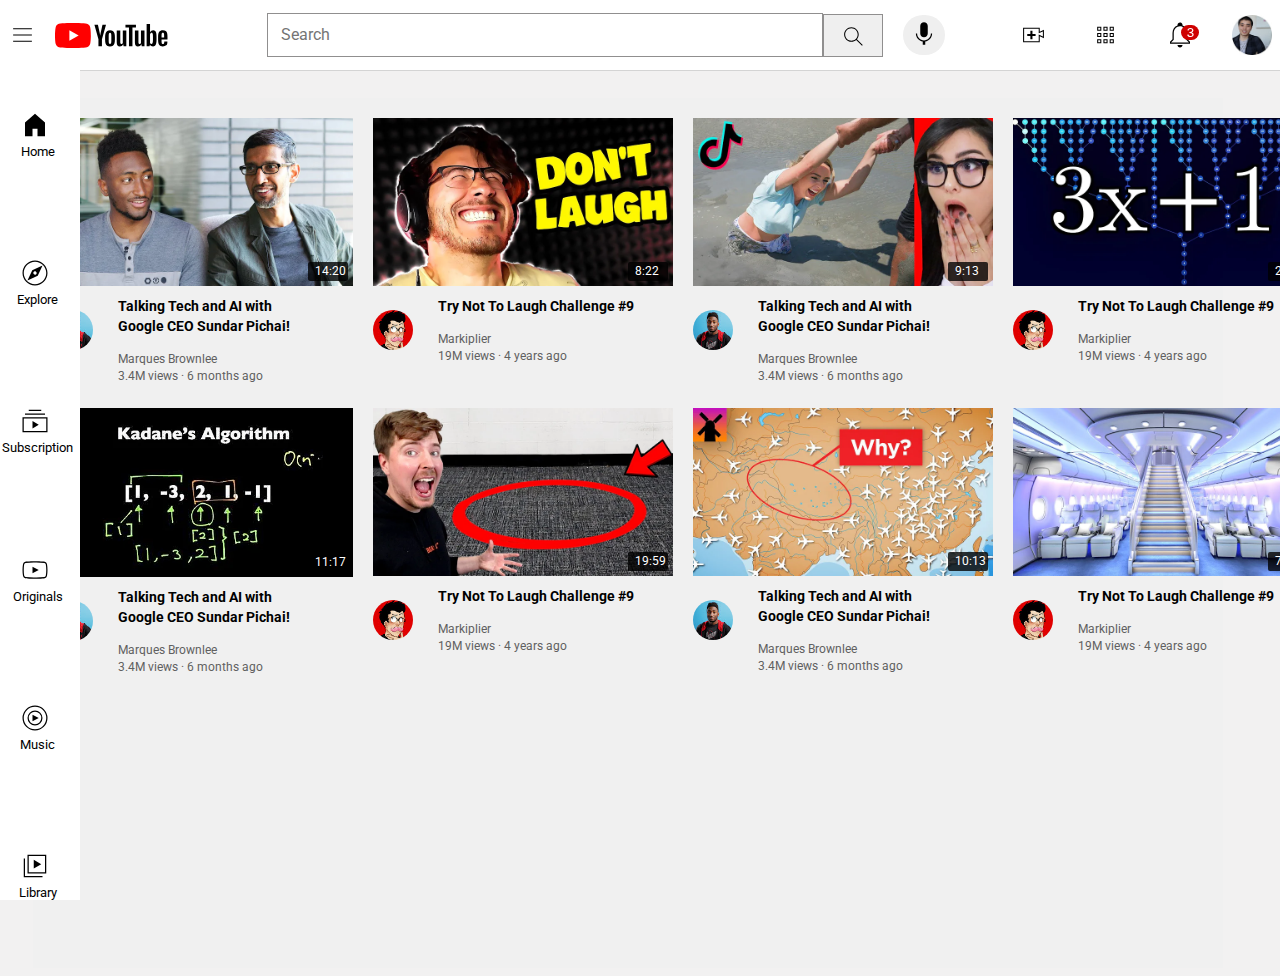
<file: index.html>
<!DOCTYPE html>
<html>
 <head>
  <title>You Tube. Clone</title>
  <link rel="preconnect" href="https://fonts.googleapis.com">
  <link rel="preconnect" href="https://fonts.gstatic.com" crossorigin>
  <link href="https://fonts.googleapis.com/css2?family=Roboto:ital,wght@0,100..900;1,100..900&display=swap" rel="stylesheet">
  
  <link rel="stylesheet" href="general.css">
  <link rel="stylesheet" href="viedo.css">
  <link rel="stylesheet" href="header.css">
 </head>
 <body>

  <div class="header">
    <div class="left-section">
      <img class="home-page" src="youtube header/hamburger-menu.svg">
      <img class="you-tube-logo" src="youtube header/youtube-logo.svg">
    
    </div>
    <div class="middle-section">
      <input  class=" search-box" type="text" placeholder="Search">
      <button class="search-logo">
        <img class="search-logo-1" src="youtube header/search.svg">
            <div class="search">Search</div>
      </button>
       <button class="vioce-button-1">
        <img class="vioce-button" src="youtube header/voice-search-icon.svg">
      <div  class="vioce-hover" >Vioce search</div> 
      </button>
    </div>
    <div class="right-section">
     <button class="tools-3">
      <img class="tools" src="youtube header/upload.svg">
      <div class="cre">create</div>
     </button> 
     <button class="tools-3">
       <img class="tools" src="youtube header/youtube-apps.svg">
       <div class="cre">Apps</div>
     </button>
     <button class="tools-3">
    <div class="tools-2">
         <img  src="youtube header/notifications.svg">
      <div class="notification"> 3</div>
      </div>
      <div class="cre">Notifications</div>
     </button>
     <button class="tools-3">
        <img class="tools-1" src="profiles/my-channel.jpeg">
         <div class="cre">Profile</div>
     </button>
     
  </div>


<div class="header-1">
  <div class="home"> 
    <img class="home-0" src="header/home.svg" >
    <p class="text"> Home</p>
  </div>
  <div class="home">  
      <img class="explore" src="header/explore.svg">
    <p class="text"> Explore</p>
  </div>
   <div class="home">
    <img class="subscription" src="header/subscriptions.svg">
    <p class="text"> Subscription</p>
  </div>
   <div class="home"> 
    <img class="original" src="header/originals.svg">
    <p class="text"> Originals</p>
  </div>
  <div class="home">
     <img class="youtube-music" src="header/youtube-music.svg">
     <p class="text"> Music</p>
  </div>
  <div class="home">
      <img class="library" src="header/library.svg">
      <p class="text"> Library</p>
</div>
   
  
 
   
   
 
 


  
 
 

  </div>
</div>


<div class="q">
<div class="grid">
  <div class="viedo">
     <div class="viedo-privew">
   <img class="thumbnail-1" src="thumbnails/thumbnail-1.webp">
   <div class="time">14:20</div>
  </div>
  <div class="channel-info">
    <div class="channel">
      <img class ="channel" src="profiles/channel-1.jpeg">
    </div>
    <div class="discribtion">
      <p class="viedo-tittle">
      Talking Tech and AI with Google CEO Sundar Pichai! 
  </P>
 
     <p class="author">
    Marques Brownlee

  <p class="views">
    3.4M views · 6 months ago
  </p>
    </div>
  </div> 
</div >

<div class="viedo">
     <div class="viedo-privew">
   <img class="thumbnail-1" src="thumbnails/thumbnail-2.webp">
      <div><div class="time"> 8:22</div></div>
  </div>
  <div class="channel-info">
    <div class="channel">
      <img class ="channel" src="profiles/channel-2.jpeg">
    </div>
    <div class="discribtion">
      <p class="viedo-tittle">
     Try Not To Laugh Challenge #9
  </P>
 
     <p class="author">
    Markiplier
  <p class="views">
    19M views · 4 years ago
  </p>
    </div>
  </div> 
</div >


<div class="viedo">
     <div class="viedo-privew">
   <img class="thumbnail-1" src="thumbnails/thumbnail-3.webp">
       <div class="time"> 9:13</div>
  </div>
  <div class="channel-info">
    <div class="channel">
      <img class ="channel" src="profiles/channel-1.jpeg">
    </div>
    <div class="discribtion">
      <p class="viedo-tittle">
      Talking Tech and AI with Google CEO Sundar Pichai! 
  </P>
 
     <p class="author">
    Marques Brownlee

  <p class="views">
    3.4M views · 6 months ago
  </p>
    </div>
  </div> 
</div >

<div class="viedo">
     <div class="viedo-privew">
   <img class="thumbnail-1" src="thumbnails/thumbnail-4.webp">
  
   <div class="time"> 22:09</div>
  </div>
  <div class="channel-info">
    <div class="channel">
      <img class ="channel" src="profiles/channel-2.jpeg">
    </div>
    <div class="discribtion">
      <p class="viedo-tittle">
     Try Not To Laugh Challenge #9
  </P>
 
     <p class="author">
    Markiplier
  <p class="views">
    19M views · 4 years ago
  </p>
    </div>
  </div> 
</div >


<div class="viedo">
     <div class="viedo-privew">
   <img class="thumbnail-1" src="thumbnails/thumbnail-5.webp">
   <div class="time"> 11:17</div>
  </div>
  <div class="channel-info">
    <div class="channel">
      <img class ="channel" src="profiles/channel-1.jpeg">
    </div>
    <div class="discribtion">
      <p class="viedo-tittle">
      Talking Tech and AI with Google CEO Sundar Pichai! 
  </P>
 
     <p class="author">
    Marques Brownlee

  <p class="views">
    3.4M views · 6 months ago
  </p>
    </div>
  </div> 
</div >

<div class="viedo">
     <div class="viedo-privew">
   <img class="thumbnail-1" src="thumbnails/thumbnail-6.webp">
       <div class="time"> 19:59</div>
  </div>
  <div class="channel-info">
    <div class="channel">
      <img class ="channel" src="profiles/channel-2.jpeg">
    </div>
    <div class="discribtion">
      <p class="viedo-tittle">
     Try Not To Laugh Challenge #9
  </P>
 
     <p class="author">
    Markiplier
  <p class="views">
    19M views · 4 years ago
  </p>
    </div>
  </div> 
</div >

     
 <div class="grid">
  <div class="viedo">
     <div class="viedo-privew">
   <img class="thumbnail-1" src="thumbnails/thumbnail-7.webp">
       <div class="time"> 10:13 </div>
  </div>
  <div class="channel-info">
    <div class="channel">
      <img class ="channel" src="profiles/channel-1.jpeg">
    </div>
    <div class="discribtion">
      <p class="viedo-tittle">
      Talking Tech and AI with Google CEO Sundar Pichai! 
  </P>
 
     <p class="author">
    Marques Brownlee

  <p class="views">
    3.4M views · 6 months ago
  </p>
    </div>
  </div> 
</div>

<div class="viedo">
     <div class="viedo-privew">
   <img class="thumbnail-1" src="thumbnails/thumbnail-8.webp">
       <div class="time"> 7:12 </div>
  </div>
  <div class="channel-info">
    <div class="channel">
      <img class ="channel" src="profiles/channel-2.jpeg">
    </div>
    <div class="discribtion">
      <p class="viedo-tittle">
     Try Not To Laugh Challenge #9
  </P>
 
     <p class="author">
    Markiplier
  <p class="views">
    19M views · 4 years ago
  </p>
    </div>
  </div> 
</div >
</div>

  


 </body>

</html>
</file>
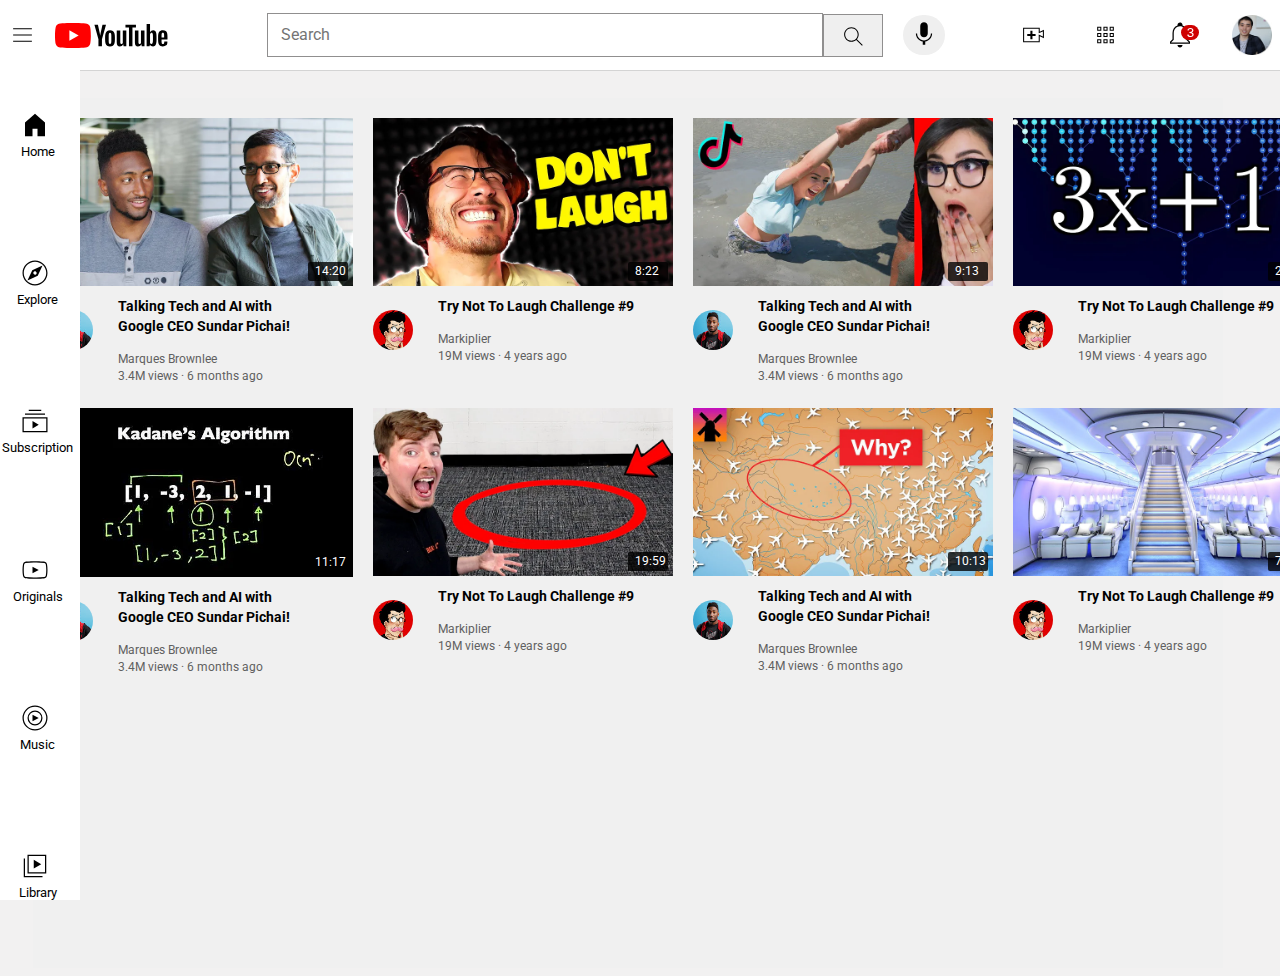
<file: website.html>
<!DOCTYPE html>
<html>
 <head>
  <title>You Tube. Clone</title>
  <link rel="preconnect" href="https://fonts.googleapis.com">
  <link rel="preconnect" href="https://fonts.gstatic.com" crossorigin>
  <link href="https://fonts.googleapis.com/css2?family=Roboto:ital,wght@0,100..900;1,100..900&display=swap" rel="stylesheet">
  
  <link rel="stylesheet" href="general.css">
  <link rel="stylesheet" href="viedo.css">
  <link rel="stylesheet" href="header.css">
 </head>
 <body>

  <div class="header">
    <div class="left-section">
      <img class="home-page" src="youtube header/hamburger-menu.svg">
      <img class="you-tube-logo" src="youtube header/youtube-logo.svg">
    
    </div>
    <div class="middle-section">
      <input  class=" search-box" type="text" placeholder="Search">
      <button class="search-logo">
        <img class="search-logo-1" src="youtube header/search.svg">
            <div class="search">Search</div>
      </button>
       <button class="vioce-button-1">
        <img class="vioce-button" src="youtube header/voice-search-icon.svg">
      <div  class="vioce-hover" >Vioce search</div> 
      </button>
    </div>
    <div class="right-section">
     <button class="tools-3">
      <img class="tools" src="youtube header/upload.svg">
      <div class="cre">create</div>
     </button> 
     <button class="tools-3">
       <img class="tools" src="youtube header/youtube-apps.svg">
       <div class="cre">Apps</div>
     </button>
     <button class="tools-3">
    <div class="tools-2">
         <img  src="youtube header/notifications.svg">
      <div class="notification"> 3</div>
      </div>
      <div class="cre">Notifications</div>
     </button>
     <button class="tools-3">
        <img class="tools-1" src="profiles/my-channel.jpeg">
         <div class="cre">Profile</div>
     </button>
     
  </div>


<div class="header-1">
  <div class="home"> 
    <img class="home-0" src="header/home.svg" >
    <p class="text"> Home</p>
  </div>
  <div class="home">  
      <img class="explore" src="header/explore.svg">
    <p class="text"> Explore</p>
  </div>
   <div class="home">
    <img class="subscription" src="header/subscriptions.svg">
    <p class="text"> Subscription</p>
  </div>
   <div class="home"> 
    <img class="original" src="header/originals.svg">
    <p class="text"> Originals</p>
  </div>
  <div class="home">
     <img class="youtube-music" src="header/youtube-music.svg">
     <p class="text"> Music</p>
  </div>
  <div class="home">
      <img class="library" src="header/library.svg">
      <p class="text"> Library</p>
</div>
   
  
 
   
   
 
 


  
 
 

  </div>
</div>


<div class="q">
<div class="grid">
  <div class="viedo">
     <div class="viedo-privew">
   <img class="thumbnail-1" src="thumbnails/thumbnail-1.webp">
   <div class="time">14:20</div>
  </div>
  <div class="channel-info">
    <div class="channel">
      <img class ="channel" src="profiles/channel-1.jpeg">
    </div>
    <div class="discribtion">
      <p class="viedo-tittle">
      Talking Tech and AI with Google CEO Sundar Pichai! 
  </P>
 
     <p class="author">
    Marques Brownlee

  <p class="views">
    3.4M views · 6 months ago
  </p>
    </div>
  </div> 
</div >

<div class="viedo">
     <div class="viedo-privew">
   <img class="thumbnail-1" src="thumbnails/thumbnail-2.webp">
      <div><div class="time"> 8:22</div></div>
  </div>
  <div class="channel-info">
    <div class="channel">
      <img class ="channel" src="profiles/channel-2.jpeg">
    </div>
    <div class="discribtion">
      <p class="viedo-tittle">
     Try Not To Laugh Challenge #9
  </P>
 
     <p class="author">
    Markiplier
  <p class="views">
    19M views · 4 years ago
  </p>
    </div>
  </div> 
</div >


<div class="viedo">
     <div class="viedo-privew">
   <img class="thumbnail-1" src="thumbnails/thumbnail-3.webp">
       <div class="time"> 9:13</div>
  </div>
  <div class="channel-info">
    <div class="channel">
      <img class ="channel" src="profiles/channel-1.jpeg">
    </div>
    <div class="discribtion">
      <p class="viedo-tittle">
      Talking Tech and AI with Google CEO Sundar Pichai! 
  </P>
 
     <p class="author">
    Marques Brownlee

  <p class="views">
    3.4M views · 6 months ago
  </p>
    </div>
  </div> 
</div >

<div class="viedo">
     <div class="viedo-privew">
   <img class="thumbnail-1" src="thumbnails/thumbnail-4.webp">
  
   <div class="time"> 22:09</div>
  </div>
  <div class="channel-info">
    <div class="channel">
      <img class ="channel" src="profiles/channel-2.jpeg">
    </div>
    <div class="discribtion">
      <p class="viedo-tittle">
     Try Not To Laugh Challenge #9
  </P>
 
     <p class="author">
    Markiplier
  <p class="views">
    19M views · 4 years ago
  </p>
    </div>
  </div> 
</div >


<div class="viedo">
     <div class="viedo-privew">
   <img class="thumbnail-1" src="thumbnails/thumbnail-5.webp">
   <div class="time"> 11:17</div>
  </div>
  <div class="channel-info">
    <div class="channel">
      <img class ="channel" src="profiles/channel-1.jpeg">
    </div>
    <div class="discribtion">
      <p class="viedo-tittle">
      Talking Tech and AI with Google CEO Sundar Pichai! 
  </P>
 
     <p class="author">
    Marques Brownlee

  <p class="views">
    3.4M views · 6 months ago
  </p>
    </div>
  </div> 
</div >

<div class="viedo">
     <div class="viedo-privew">
   <img class="thumbnail-1" src="thumbnails/thumbnail-6.webp">
       <div class="time"> 19:59</div>
  </div>
  <div class="channel-info">
    <div class="channel">
      <img class ="channel" src="profiles/channel-2.jpeg">
    </div>
    <div class="discribtion">
      <p class="viedo-tittle">
     Try Not To Laugh Challenge #9
  </P>
 
     <p class="author">
    Markiplier
  <p class="views">
    19M views · 4 years ago
  </p>
    </div>
  </div> 
</div >

     
 <div class="grid">
  <div class="viedo">
     <div class="viedo-privew">
   <img class="thumbnail-1" src="thumbnails/thumbnail-7.webp">
       <div class="time"> 10:13 </div>
  </div>
  <div class="channel-info">
    <div class="channel">
      <img class ="channel" src="profiles/channel-1.jpeg">
    </div>
    <div class="discribtion">
      <p class="viedo-tittle">
      Talking Tech and AI with Google CEO Sundar Pichai! 
  </P>
 
     <p class="author">
    Marques Brownlee

  <p class="views">
    3.4M views · 6 months ago
  </p>
    </div>
  </div> 
</div>

<div class="viedo">
     <div class="viedo-privew">
   <img class="thumbnail-1" src="thumbnails/thumbnail-8.webp">
       <div class="time"> 7:12 </div>
  </div>
  <div class="channel-info">
    <div class="channel">
      <img class ="channel" src="profiles/channel-2.jpeg">
    </div>
    <div class="discribtion">
      <p class="viedo-tittle">
     Try Not To Laugh Challenge #9
  </P>
 
     <p class="author">
    Markiplier
  <p class="views">
    19M views · 4 years ago
  </p>
    </div>
  </div> 
</div >
</div>

  


 </body>
</html>
</file>
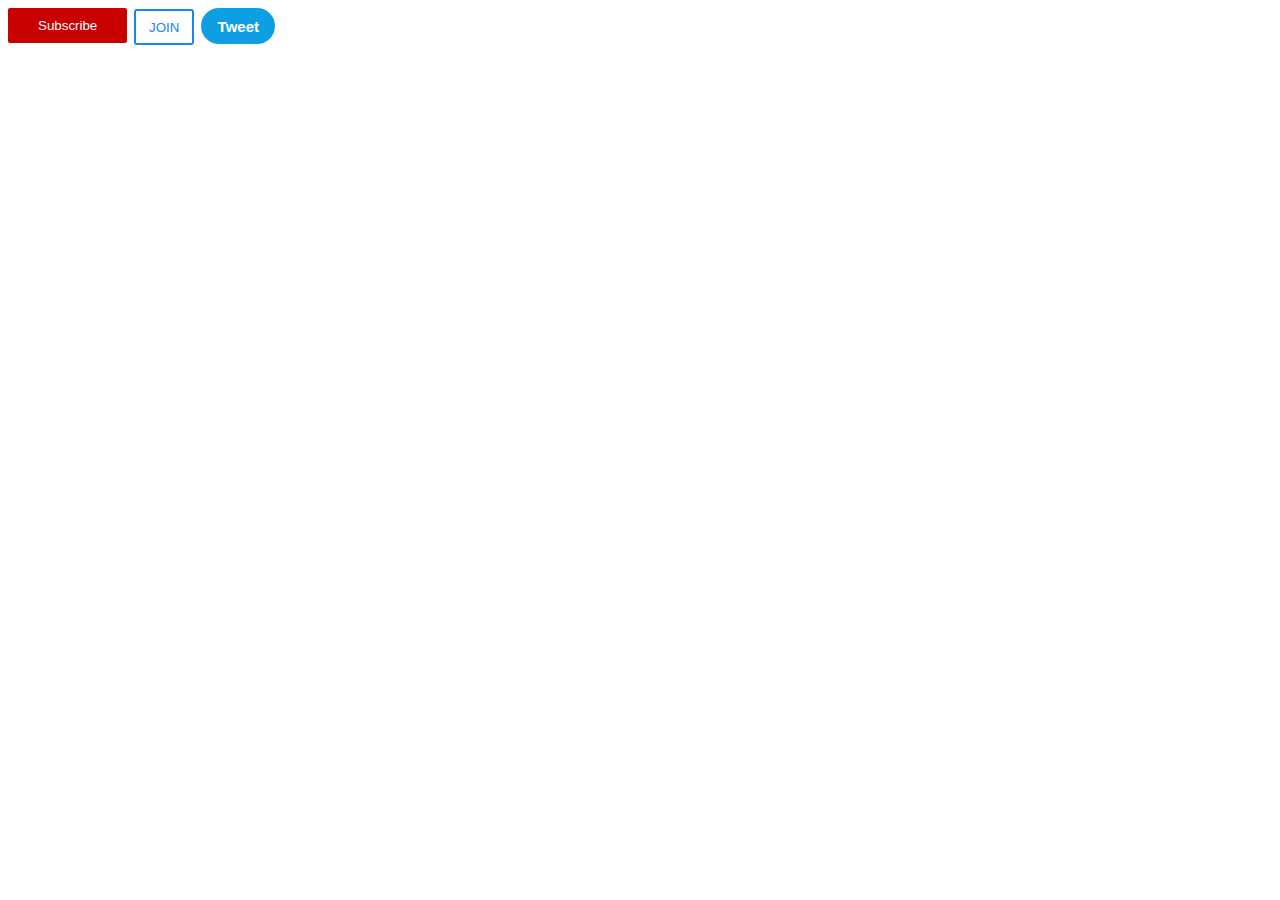
<file: html-css-intro/buttons.html>
<!DOCTYPE html>
<html>
<head>
  <title>buttons</title> 
 <link rel="stylesheet" href="stylebuttons.css">
 <style>

 </style>
</head>

<body> 
<button class="Subscribe">
  Subscribe
</button>

<button class="Join">
  JOIN
</button>

<button class="Tweet">
  Tweet
</button>
</body>
</html>
</file>
<file: general.css>
p{
    font-family:'Roboto',Arial;
    margin-bottom: 0px;
    margin-top: 0px;
  }

body{
   display: flex;
  align-items: center;
 flex-shrink: 0;
 
  padding-top: 90px;
  padding-left: 0px;
  background-color: rgb(242, 241, 241);
  padding-right: 24px;
  
}
</file>
<file: viedo.css>
.thumbnail-1 {
    width: 300px;
    display: block;
    position: relative;
  }
  .search-box{
    margin-left: 12px;
    display: block;
  }
  .viedo-tittle{
   padding-bottom: 1px;
    display: inline-block;
    font-weight: bold;
    display:block;
    line-height: 20px;
    margin-top: 5%;
    font-size: 14px;
  }
  .author{
    line-height: 20px;
    margin-top: 12px;
    font-size: 12px;
    color: rgb(96, 96, 96);
    
  }
  .views{
    font-size: 12px;
    color: rgb(96, 96, 96);
  }
  .viedo-privew {
    display: inline-block;
    width: 100%;
    vertical-align: top;
    position: relative;
    
  }
  
  .channel{
    width: 40px;
    display: inline;
    border-radius: 800px;
    margin-top: 12px;
   
  
  }
  .discribtion{
    display: inline-block;
    width: 200px;
   vertical-align: top;
   margin-left: 15px;
   
  }
  .viedo{
    display: inline-block;
    vertical-align: top;

  }
  .channel-info{
    display: grid;
    grid-template-columns:50px 200px  ;
    cursor: pointer;
  }
  .grid{
    display: grid;
    grid-template-columns:310px 310px 310px 310px ;
    grid-template-rows: 250px 250px 250px  ;
    column-gap: 10px;
    row-gap: 40px;
  }
    @media (max-width : 750px){
      .grid{
        grid-template-columns: 310px 310px;
      }
    }
    @media (min-width : 750px) and (max-width: 999px){
      .grid{
        grid-template-columns: 310px 310px 310px ;
      }
    }
     @media (max-width : 100px){
      .grid{
        grid-template-columns: 310px 310px;
      }
    }
  .e-2{
 
    grid-template-columns: 1fr 1fr 1fr 1fr;
    grid-template-rows: 200px 200px 200px ;
    column-gap: 10px;
    row-gap: 40px;
    display: inline-block;
    
  
  }
  .time{
    background-color: rgba(0, 0, 0, 0.789);
    align-items: center;
    vertical-align: center;
    height: 17px;
    width: 30px;
    font-family: Roboto, Arial;
    font-size: 12px;
    color: white;
    border-radius: 2px;
    position:absolute;
    bottom: 5px;
    right: 15px;
    padding: 2px 8px 0px 2px;
   text-indent: 5px;

  }
  .q{
    display: grid;
    grid-template-columns: 800px;
    width: 100%; 
    max-width: 1150px; 
    margin: 0 auto; 
    gap: 20px; 
    background-color: #f0f0f0;
    padding: 20px;
  }
</file>
<file: header.css>
.header{
  display: flex;
  flex-direction: row;
  height: 70px;
  justify-content: space-between;
  position: fixed;
  top: 0px;
  right: 0px;
  left: 0px;
  border-bottom-width: 1px;
  border-bottom-style: solid;
  border-color: rgb(212, 212, 212);
  background-color: white;
  z-index: 1000;
 cursor: pointer;
}

.header-1{
  justify-content: space-between;
  position: fixed;
  top: 70px;
  left: 0px;
  bottom: 0px;
  width: 80px;
  border-right-width: 1px;
  border-right-width: solid;
  border-color: rgb(212, 212, 212);
  background-color: white;
  display: flex;
  flex-direction: column;
  cursor: pointer;
  opacity: 1;
  z-index: 9999;
  
}
.text{
  font-style: Roboto,Arial;
  font-size: 13px;
  display: flex;
  align-items: center;
  margin-right: 30px;
  margin-left: 5px;
}
.home{
  justify-items: center;
  padding-left: 20px;
}
.empty{
  display: flex;
  flex: 1;
}

.home-0{
   height: 30px;
  margin-top: 40px;
  margin-bottom: 0px;

}

.explore{
   height:30px;
  margin-top: 0px;
  
}
.subscription{
   height:30px;
  margin-top: 0px;

}
.original{
   height:30px;
  margin-top: 0px;
}
.library{
   height: 30px;
  margin-top: 0px;
  
 
}
.youtube-music{
   height: 30px;
  margin-top: 0px;
   
}

.left-section{
 
 width: 200px;
  margin-right: 55px;
  align-items: center;
  display: flex;

}
.middle-section{
  
  flex : 1;
  margin-right: 35px;
  max-width: 500px;
  display: flex;
  align-items: center;
  min-width: 300px;
  max-width: 700px;
}
.right-section{

  width: 300px;
  display: flex;
  align-items: center;
 flex-shrink: 0;
 
  
}
.home-page{
 height: 25px;
 margin-left: 10px;
 
}
.you-tube-logo{
 height: 25px;
 margin-left: 20px;
}
.search-logo{
  width: 60px;
  height: 43px;
  border-style: solid;
  border-width: 1px;
  border-color: rgb(144, 143, 143);
  margin-right: 20px;
  
  
}
.search-logo-1{
  height: 25px;
  padding-top: 5px;
  position: relative;
 
  
}
.search-box{
  flex:1;
  height: 40px;
  padding-left: 13px;
  border-style: solid;
  border-width: 1px;
  border-color: rgb(144, 143, 143);
  

}
.search-box::placeholder{
  font-family: Roboto,Arieal;
  font-size: 16px;
  
  
}
.vioce-button{

  height: 35px;
  width: 30px;
  cursor: pointer;
}

.vioce-button-1{
   
   border-radius: 800px;
   border: none;
   cursor: pointer;
   position: relative;
}
.tools{
  height: 30px;
  width: 25px;
  display: flex;
  margin-left: 30px;

 
}
.tools-1{
  height: 40px;
  width: 40px;
  display: flex;
  margin-left: 25px;
  cursor: pointer;
  
}
.tools-3{
 display: flex;
  position: relative;
  border: none;
  background-color: white;
  margin-left: 5px;
 
 
}
.tools-2{
height: 30px;
  width: 25px;
  display: flex;
  margin-left: 30px;
  position: relative;
  cursor: pointer;
}
.notification{
  background-color: rgb(207, 1, 1);
  color: white;
  border-radius: 15px;
  width: 13px;
  padding-left: 3px;
  padding-right: 2px;
  position: absolute;
  bottom: 10px;
  right: -9px;
  cursor: pointer;
  margin-left: 0px;

}
.search{
 position: absolute;
  font-size: 20px;
  color: white;
  background-color:rgba(0, 0, 0, 0.381);
  margin-top: 13px;
  padding-left: 10px;
  padding-right: 10px;
  padding-top: 5px;
  padding-bottom: 5px;
  margin-left: -15px;
  opacity: 0; 
  transition: opacity 0.2s;
  pointer-events: none;
}
.search-logo:hover .search{
  opacity: 1;
}
.vioce-hover{
  position: absolute;
  display: flex;
  justify-content: center;
  align-items: center;
  color: white;
  font-size: 18px;
  background-color:rgba(0, 0, 0, 0.664);
  margin-top: 13px;
  padding-left: 10px;
  padding-right: 10px;
  padding-top: 5px;
  padding-bottom: 5px;
  margin-left: -15px;
  opacity: 0; 
  transition: 0.2s;
  pointer-events: none;

}
.vioce-button-1:hover .vioce-hover
  {
    position: absolute;
    display: flex;
    justify-content: center;
    align-items: center;
    color: white;
    font-size: 18px;
    background-color:rgba(0, 0, 0, 0.381);
    margin-top: 10px;
    padding-left: 10px;
    padding-right: 10px;
    padding-top: 5px;
    padding-bottom: 5px;
    margin-left: -15px;
    opacity: 1; 
  }
  .cre{
  position: absolute;
  display: flex;
  justify-content: center;
  align-items: center;
  color: white;
  font-size: 20px;
  background-color:rgba(0, 0, 0, 0.381);
  margin-top: 45px;
  padding-left: 10px;
  padding-right: 10px;
  padding-top: 5px;
  padding-bottom: 5px;
  margin-left: 5px;
  opacity: 0; 
  transition:  0.2s;
  pointer-events: none;

}

.tools-3:hover .cre{
  
  position: absolute;
  display: flex;
  
  color: white;
  font-size: 20px;
  background-color:rgba(0, 0, 0, 0.381);
  margin-top: 45px;
  padding-left: 10px;
  padding-right: 10px;
  padding-top: 5px;
  padding-bottom: 5px;
  margin-left: 1px;
  opacity: 1; 

}
</file>
<file: html-css-intro/stylebuttons.css>
.Subscribe {
    background-color: rgb(200, 0, 0);
    border: none;
    color:white;
    padding-left: 30px;
    padding-right: 30px;
    padding-top: 10px;
    padding-bottom: 10px;
    border-radius: 2px;
    margin-right: 3px;
    cursor: pointer;
    transition: 0.15s;
    vertical-align: top;
  }
  .Subscribe:hover{
    opacity: 0.7;
  }
  .Subscribe:active{
    opacity: 0.4;
  }

  .Join {
    background:none;
    border-color: rgb(24, 132, 247);
    color: rgb(24, 132, 247);
    border-style: solid;
    height: 36px;
    width: 60px;
    border-radius: 3px;
    cursor: pointer;
    transition: 0.15s;
  }
  .Join:hover{
     background:rgb(24, 132, 247);
     color:white;
  }
  .Join:active{
    opacity: 0.4;
  }

  .Tweet {
    color: white;
    background-color: rgb(14, 159, 226);
    border:none;
    height: 36px;
    width: 74px;
    font-weight: bold;
    font-size: 15px;
    border-radius: 18px;
    margin-left: 3px;
    cursor: pointer;
  }
  .Tweet:hover{
    box-shadow: 5px 5px 5px rgba(0, 0, 0,0.5);
  }
  .Tweet:active{
    opacity: 0.4;
  }
</file>
